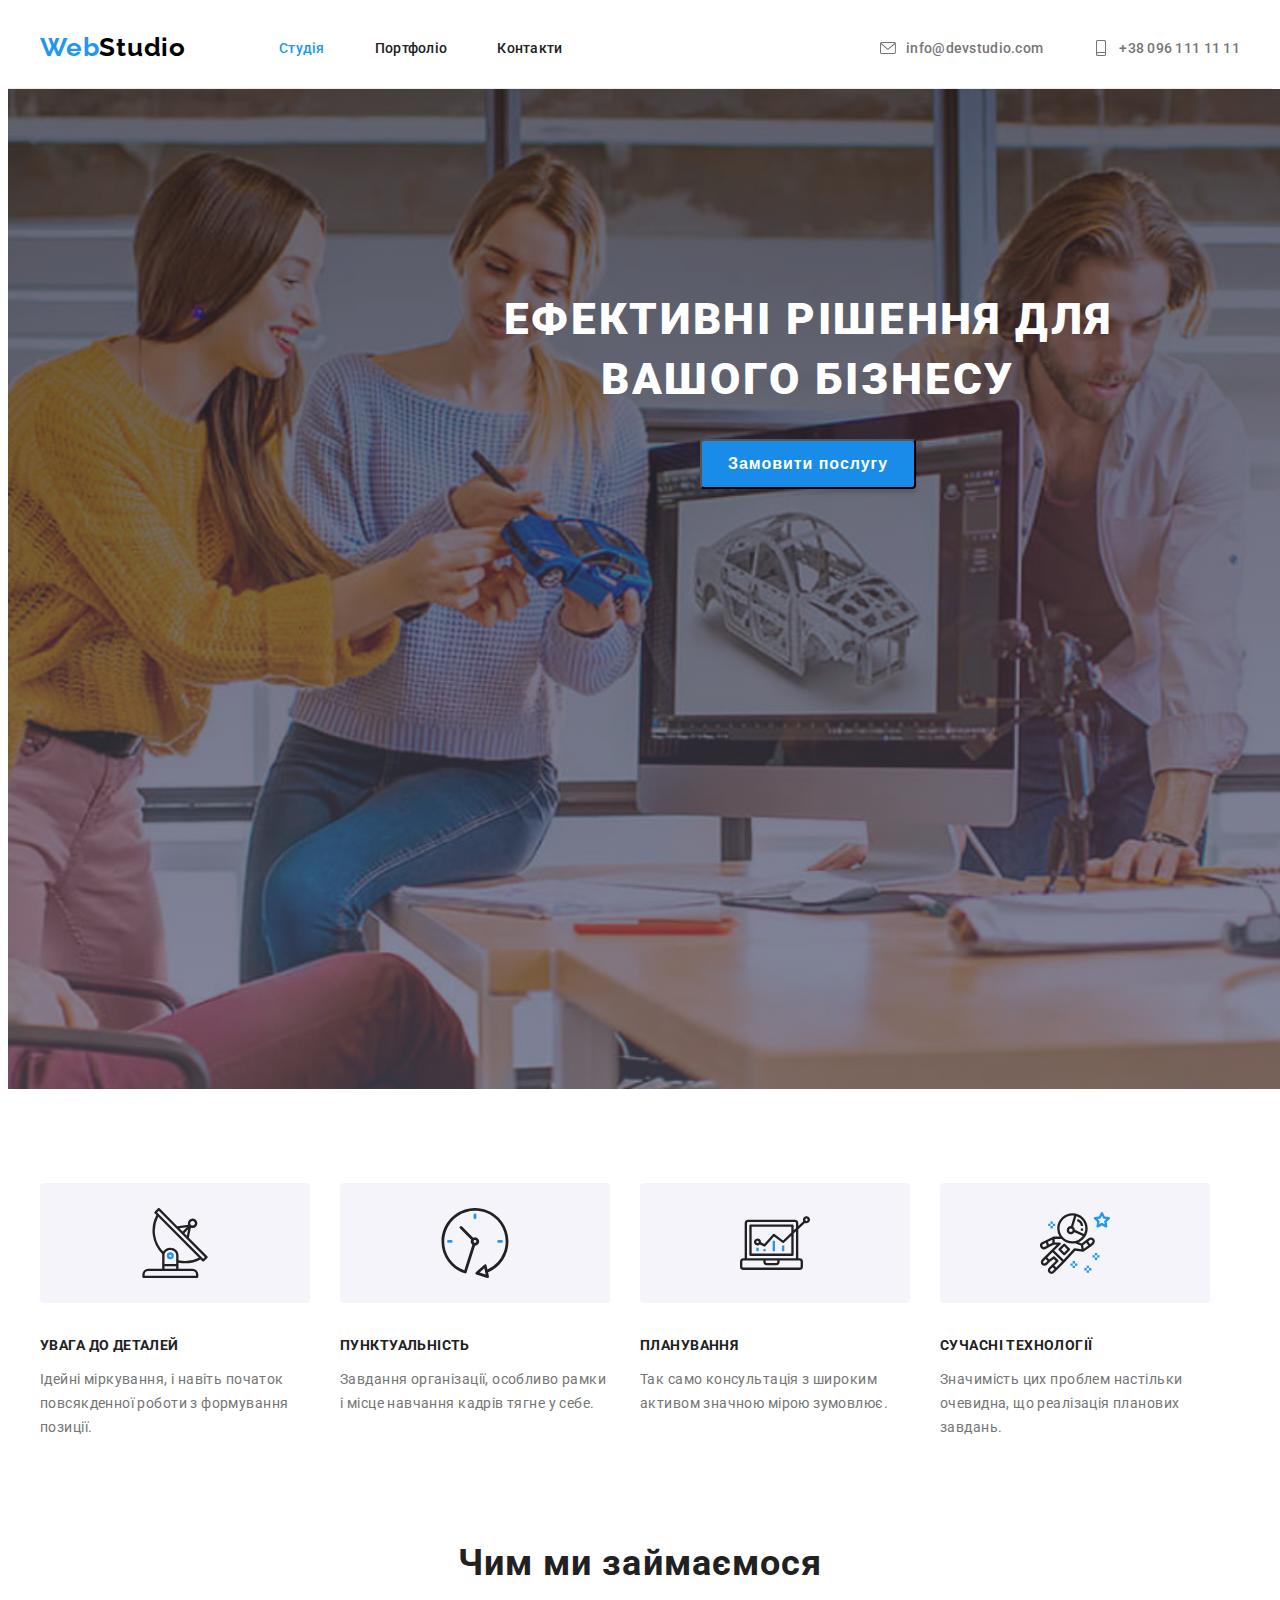
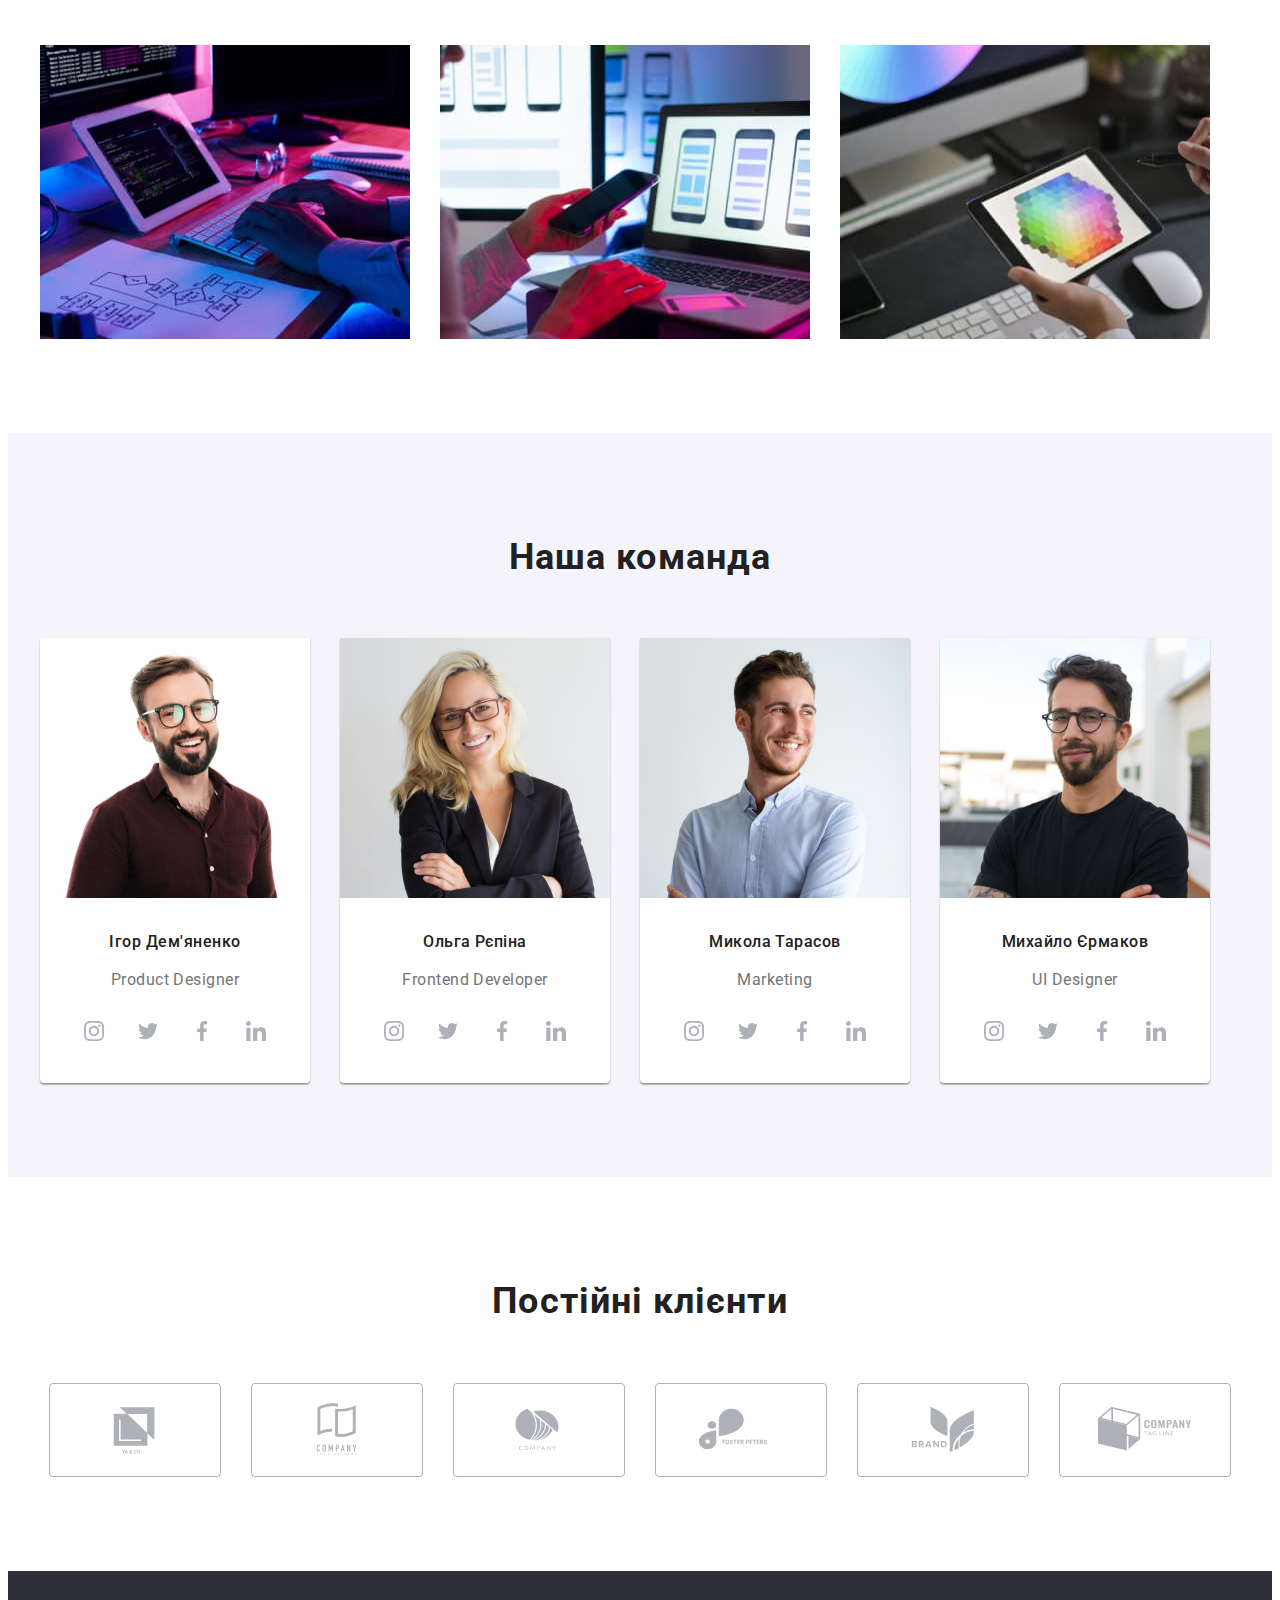
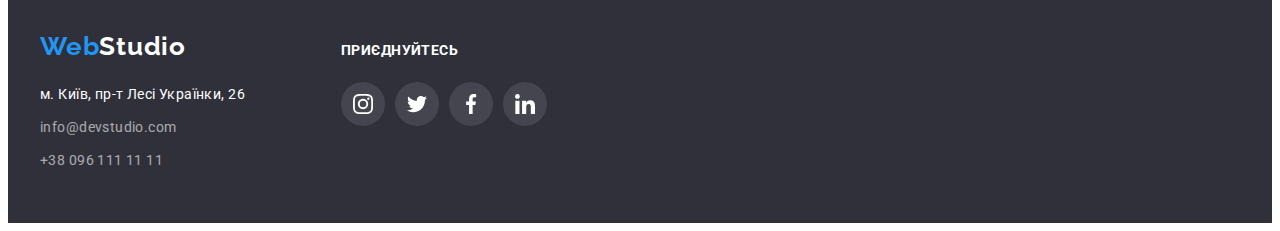
<file: index.html>
<!DOCTYPE html>
<html lang="uk">
  <head>
    <meta charset="UTF-8" />
    <meta http-equiv="X-UA-Compatible" content="IE=edge" />
    <meta name="viewport" content="width=device-width, initial-scale=1.0" />
    <title>Module 01</title>
    <!--Custon styles-->
    <link rel="preconnect" href="https://fonts.googleapis.com" />
    <link rel="preconnect" href="https://fonts.gstatic.com" crossorigin />
    <link
      href="https://fonts.googleapis.com/css2?family=Raleway:wght@700&family=Roboto:wght@400;500;700;900&display=swap"
      rel="stylesheet"
    />
    <!--Normallize-->
    <link
      rel="stylesheet"
      href="https://cdnjs.cloudflare.com/ajax/libs/modern-normalize/2.0.0/modern-normalize.min.css"
      integrity="sha512-4xo8blKMVCiXpTaLzQSLSw3KFOVPWhm/TRtuPVc4WG6kUgjH6J03IBuG7JZPkcWMxJ5huwaBpOpnwYElP/m6wg=="
      crossorigin="anonymous"
      referrerpolicy="no-referrer"
    />
    <link rel="stylesheet" href="./css/styles.css" />
  </head>
  <body>
    <!--Верхня лінія-->
    <header class="header">
      <div class="container header-container">
        <a
          class="logo-header"
          href="./index.html"
          aria-label="Логотип сайту Web Studio"
          >
          Web<span class="logo-black">Studio</span>
        </a>
          <!--navigation-->
        <nav class="navigation">
          <ul class="navigation-list list">
            <li class="item-navigation">
              <a class="link-navigation-activ current" href="#">Студія</a>
            </li>
            <li class="item-navigation">
              <a class="link-navigation" href="./portfolio.html">Портфоліо</a>
            </li>
            <li class="item-navigation">
              <a class="link-navigation" href="#">Контакти</a>
            </li>
          </ul>
        </nav>
        <!--header-gruop-->
        <ul class="list header-gruop">
          <li class="item-contacts">
            <a class="link-contacts-mail" href="mailto:info@devstudio.com"
              ><svg class="contact-icon" weight="16" height="12">
              <use href="./images/sprite.svg#envelope"></use>
            </svg>info@devstudio.com</a
            >
          </li>
          <li class="item-contacts phone">
            <a class="link-header-phone" href="tel:380961111111">
              <svg class="contact-icon" weight="10" height="16">
              <use href="./images/sprite.svg#smartphone"></use>
            </svg>+38 096 111 11 11</a
            >
          </li>
        </ul>
      </div>
    </header>
    <main>
      <!--Шапка сайту-->
      <section class="button section">
        <div class="container container-button">
          <h1 class="title-button">Ефективні рішення для вашого бізнесу</h1>
          <button class="btn" type="button">Замовити послугу</button>
        </div>
      </section>
      <!--Особливості-->
      <section class="feature section">
        <div class="container">
          <ul class="list list-feature">
            <li class="item item-feature">
              <div class="feature-group">
                <svg class="feature-icon" width="70" height="70">
                  <use href="./images/sprite.svg#antenna1"></use>
                </svg>
              </div>
              <h3 class="feature-title">УВАГА ДО ДЕТАЛЕЙ</h3>
              <p class="description-feature">
                Ідейні міркування, і навіть початок повсякденної роботи з
                формування позиції.
              </p>
            </li>
            <li class="item item-feature">
              <div class="feature-group">
                <svg class="feature-icon" width="70" height="70">
                  <use href="./images/sprite.svg#clock1"></use>
                </svg>
              </div>
              <h3 class="feature-title">ПУНКТУАЛЬНІСТЬ</h3>
              <p class="description-feature">
                Завдання організації, особливо рамки і місце навчання кадрів
                тягне у себе.
              </p>
            </li>
            <li class="item item-feature">
              <div class="feature-group">
                <svg class="feature-icon" width="70" height="70">
                  <use href="./images/sprite.svg#diagram1"></use>
                </svg>
              </div>
              <h3 class="feature-title">ПЛАНУВАННЯ</h3>
              <p class="description-feature">
                Так само консультація з широким активом значною мірою зумовлює.
              </p>
            </li>
            <li class="item item-feature">
              <div class="feature-group">
                <svg class="feature-icon" width="70" height="70">
                  <use href="./images/sprite.svg#astronaut1"></use>
                </svg>
              </div>
              <h3 class="feature-title">СУЧАСНІ ТЕХНОЛОГІЇ</h3>
              <p class="description-feature">
                Значимість цих проблем настільки очевидна, що реалізація
                планових завдань.
              </p>
            </li>
          </ul>
        </div>
      </section>
      <!--Чим ми займаємося-->
      <section class="section-about section">
        <div class="container">
        <h2 class="section-title">Чим ми займаємося</h2>
        <ul class="list about-list">
          <li class="item item-about">
            <img
              class="about-img"
              src="./images/about/box1.1.jpg"
              alt="написання html ccs коду"
              width="370"
              height="294"
            />
          </li>
          <li class="item item-about">
            <img
              class="about-img"
              src="./images/about/box2.1.jpg"
              alt="створення мобільних додатків"
              width="370"
              height="294"
            />
          </li>
          <li class="item item-about">
            <img
              class="about-img"
              src="./images/about/box3.1.jpg"
              alt="графічний дизайн"
              width="370"
              height="294"
            />
          </li>
        </ul>
      </div>
      </section>
      <!--Наша команда-->
      <section class="team section">
        <div class="container">
        <h2 class="section-title team-title">Наша команда</h2>
        <ul class="list list-team">
          <li class="item item-team">
            <img
              class="team-img"
              src="./images/team/team-card-1.1.jpg"
              alt="Ігор Дем'яненко Product Designer"
              width="270"
              height="260"
            />
            <div class="box-team">
              <h3 class="title-team">Ігор Дем'яненко</h3>
              <p class="description-team">Product Designer</p>
              <ul class="socials list">
                <li class="socials-item">
                  <a class="socials-link link" href="" target="_blank" rel="noopener noreferrer"
                   aria-label="іконка instagram">
                   <svg class="socials-icon" width="20" heigth="20">
                    <use href="./images/sprite.svg#instagram2"></use>
                   </svg>
                  </a>
                </li>
                <li class="socials-item">
                  <a class="socials-link link" href="" target="_blank" rel="noopener noreferrer" 
                  aria-label="іконка twitter">
                  <svg class="socials-icon" width="20" heigth="20">
                    <use href="./images/sprite.svg#twitter1"></use>
                   </svg>
                </a>
                </li>
                <li class="socials-item">
                  <a class="socials-link link" href="" target="_blank" rel="noopener noreferrer" 
                  aria-label="іконка facebook">
                  <svg class="socials-icon" width="20" heigth="20">
                    <use href="./images/sprite.svg#facebook1"></use>
                   </svg>
                </a>
                </li>
                <li class="socials-item">
                  <a class="socials-link link" href="" target="_blank" rel="noopener noreferrer" 
                  aria-label="іконка linkedin">
                  <svg class="socials-icon" width="20" heigth="20">
                    <use href="./images/sprite.svg#linkedin1"></use>
                   </svg>
                </a>
                </li>
              </ul>
            </div>
          </li>
          <li class="item item-team">
            <img
              class="team-img"
              src="./images/team/team-card-2.1.jpg"
              alt="Ольга Рєпіна Frontend Developer"
              width="270"
              height="260"
            />
            <div class="box-team">
              <h3 class="title-team">Ольга Рєпіна</h3>
              <p class="description-team">Frontend Developer</p>
              <ul class="socials list">
                <li class="socials-item">
                  <a class="socials-link link" href="" target="_blank" rel="noopener noreferrer"
                   aria-label="іконка instagram">
                   <svg class="socials-icon" width="20" heigth="20">
                    <use href="./images/sprite.svg#instagram2"></use>
                   </svg>
                  </a>
                </li>
                <li class="socials-item">
                  <a class="socials-link link" href="" target="_blank" rel="noopener noreferrer" 
                  aria-label="іконка twitter">
                  <svg class="socials-icon" width="20" heigth="20">
                    <use href="./images/sprite.svg#twitter1"></use>
                   </svg>
                </a>
                </li>
                <li class="socials-item">
                  <a class="socials-link link" href="" target="_blank" rel="noopener noreferrer" 
                  aria-label="іконка facebook">
                  <svg class="socials-icon" width="20" heigth="20">
                    <use href="./images/sprite.svg#facebook1"></use>
                   </svg>
                </a>
                </li>
                <li class="socials-item">
                  <a class="socials-link link" href="" target="_blank" rel="noopener noreferrer" 
                  aria-label="іконка linkedin">
                  <svg class="socials-icon" width="20" heigth="20">
                    <use href="./images/sprite.svg#linkedin1"></use>
                   </svg>
                </a>
                </li>
              </ul>
            </div>
          </li>
          <li class="item item-team">
            <img
              class="team-img"
              src="./images/team/team-card-3.1.jpg"
              alt="Микола Тарасов Marketing"
              width="270"
              height="260"
            />
            <div class="box-team">
              <h3 class="title-team">Микола Тарасов</h3>
              <p class="description-team">Marketing</p>
              <ul class="socials list">
                <li class="socials-item">
                  <a class="socials-link link" href="" target="_blank" rel="noopener noreferrer"
                   aria-label="іконка instagram">
                   <svg class="socials-icon" width="20" heigth="20">
                    <use href="./images/sprite.svg#instagram2"></use>
                   </svg>
                  </a>
                </li>
                <li class="socials-item">
                  <a class="socials-link link" href="" target="_blank" rel="noopener noreferrer" 
                  aria-label="іконка twitter">
                  <svg class="socials-icon" width="20" heigth="20">
                    <use href="./images/sprite.svg#twitter1"></use>
                   </svg>
                </a>
                </li>
                <li class="socials-item">
                  <a class="socials-link link" href="" target="_blank" rel="noopener noreferrer" 
                  aria-label="іконка facebook">
                  <svg class="socials-icon" width="20" heigth="20">
                    <use href="./images/sprite.svg#facebook1"></use>
                   </svg>
                </a>
                </li>
                <li class="socials-item">
                  <a class="socials-link link" href="" target="_blank" rel="noopener noreferrer" 
                  aria-label="іконка linkedin">
                  <svg class="socials-icon" width="20" heigth="20">
                    <use href="./images/sprite.svg#linkedin1"></use>
                   </svg>
                </a>
                </li>
              </ul>
            </div>
          </li>
          <li class="item item-team">
            <img
              class="team-img"
              src="./images/team/team-card-4.1.jpg"
              alt="Михайло Єрмаков UI Designer"
              width="270"
              height="260"
            />
            <div class="box-team">
              <h3 class="title-team">Михайло Єрмаков</h3>
              <p class="description-team">UI Designer</p>
              <ul class="socials list">
                <li class="socials-item">
                  <a class="socials-link link" href="" target="_blank" rel="noopener noreferrer"
                   aria-label="іконка instagram">
                   <svg class="socials-icon" width="20" heigth="20">
                    <use href="./images/sprite.svg#instagram2"></use>
                   </svg>
                  </a>
                </li>
                <li class="socials-item">
                  <a class="socials-link link" href="" target="_blank" rel="noopener noreferrer" 
                  aria-label="іконка twitter">
                  <svg class="socials-icon" width="20" heigth="20">
                    <use href="./images/sprite.svg#twitter1"></use>
                   </svg>
                </a>
                </li>
                <li class="socials-item">
                  <a class="socials-link link" href="" target="_blank" rel="noopener noreferrer" 
                  aria-label="іконка facebook">
                  <svg class="socials-icon" width="20" heigth="20">
                    <use href="./images/sprite.svg#facebook1"></use>
                   </svg>
                </a>
                </li>
                <li class="socials-item">
                  <a class="socials-link link" href="" target="_blank" rel="noopener noreferrer" 
                  aria-label="іконка linkedin">
                  <svg class="socials-icon" width="20" heigth="20">
                    <use href="./images/sprite.svg#linkedin1"></use>
                   </svg>
                </a>
                </li>
              </ul>
            </div>
          </li>
        </ul>
      </section>
      <!--Постійні клієнти-->
      <section class="clients section">
        <div class="container clients-box">
          <h2 class="section-title">Постійні клієнти</h2>
          <ul class="clients-list list">
            <li class="clients-item">
              <a class="clients-link" href="">
                <svg class="clients-icons" width="106" height="60">
                  <use href="./images/sprite.svg#logo"></use>
                </svg>
              </a>
            </li>
            <li class="clients-item">
              <a class="clients-link" href="">
                <svg class="clients-icons" width="106" height="60">
                  <use href="./images/sprite.svg#logo-1"></use>
                </svg>
              </a>
            </li>
            <li class="clients-item">
              <a class="clients-link" href="">
                <svg class="clients-icons" width="106" height="60">
                  <use href="./images/sprite.svg#logo-2"></use>
                </svg>
              </a>
            </li>
            <li class="clients-item">
              <a class="clients-link" href="">
                <svg class="clients-icons" width="106" height="60">
                  <use href="./images/sprite.svg#logo-3"></use>
                </svg>
              </a>
            </li>
            <li class="clients-item">
              <a class="clients-link" href="">
                <svg class="clients-icons" width="106" height="60">
                  <use href="./images/sprite.svg#logo-4"></use>
                </svg>
              </a>
            </li>
            <li class="clients-item">
              <a class="clients-link" href="">
                <svg class="clients-icons" width="106" height="60">
                  <use href="./images/sprite.svg#logo-5"></use>
                </svg>
              </a>
            </li>
          </ul>
        </div>

      </section>
    </div>
    </main>
    <!--Підвал-->
    <footer class="footer section">
      <div class="container">
      <div class="footer-container">
      <a class="logo" href="./index.html" aria-label="Логотип сайту Web Studio">
        Web<span class="logo-white">Studio</span>
      </a>
      <!--contacts-->
      <address class="contact">
        <p class="contacts-footer">м. Київ, пр-т Лесі Українки, 26</p>
        <ul class="list">
          <li class="item-contacts-footer">
            <a class="link-contacts-footer" href="mailto:info@devstudio.com"
              >info@devstudio.com
            </a>
          </li>
          <li class="item-contacts-footer">
            <a class="link-contacts-footer" href="tel:380961111111"
              >+38 096 111 11 11</a
            >
          </li>
        </ul>
      </address>
      </div>
      <div class="footer-container">
        <h3 class="footer-title">приєднуйтесь</h3>
        <ul class="socials list">
          <li class="socials-item">
            <a class="socials-link link" href="" target="_blank" rel="noopener noreferrer"
             aria-label="іконка instagram">
              <svg class="socials-icon footer-icon" width="20" heigth="20">
                <use href="./images/sprite.svg#instagram2"></use>
              </svg>
            </a>
          </li>
          <li class="socials-item">
            <a class="socials-link link" href="" target="_blank" rel="noopener noreferrer" 
              aria-label="іконка twitter">
                <svg class="socials-icon footer-icon" width="20" heigth="20">
                  <use href="./images/sprite.svg#twitter1"></use>
                </svg>
            </a>
          </li>
          <li class="socials-item">
            <a class="socials-link link" href="" target="_blank" rel="noopener noreferrer" 
              aria-label="іконка facebook">
                <svg class="socials-icon footer-icon" width="20" heigth="20">
                  <use href="./images/sprite.svg#facebook1"></use>
                </svg>
            </a>
          </li>
          <li class="socials-item">
            <a class="socials-link link" href="" target="_blank" rel="noopener noreferrer" 
              aria-label="іконка linkedin">
                <svg class="socials-icon footer-icon" width="20" heigth="20">
                  <use href="./images/sprite.svg#linkedin1"></use>
                </svg>
            </a>
          </li>
        </ul>
      </div>
    </div>
    </footer>
  </body>
</html>
</file>
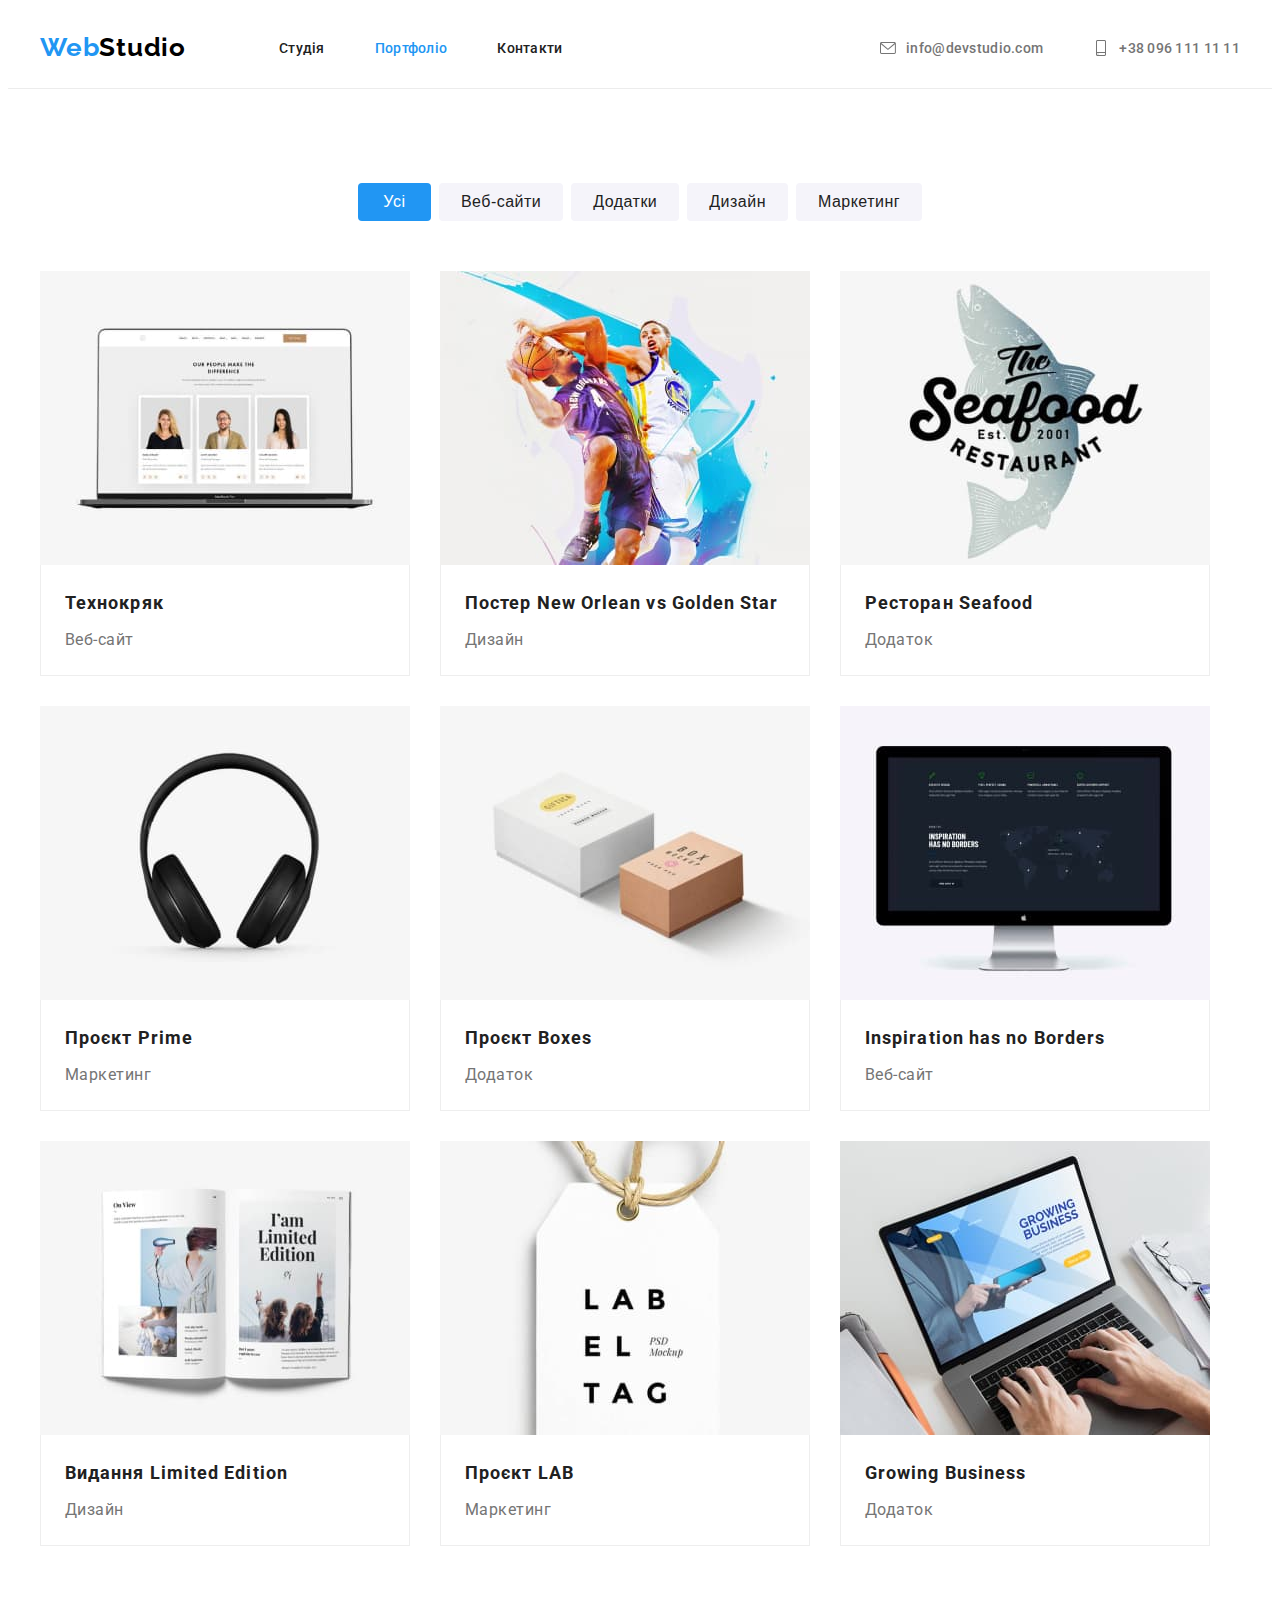
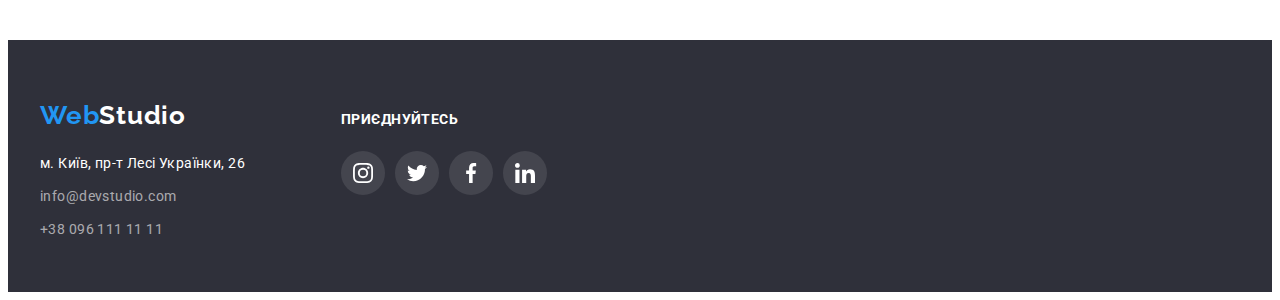
<file: portfolio.html>
<!DOCTYPE html>
<html lang="uk">
  <head>
    <meta charset="UTF-8" />
    <meta http-equiv="X-UA-Compatible" content="IE=edge" />
    <meta name="viewport" content="width=device-width, initial-scale=1.0" />
    <title>Module 01</title>
    <!--Custon styles-->
    <link rel="preconnect" href="https://fonts.googleapis.com" />
    <link rel="preconnect" href="https://fonts.gstatic.com" crossorigin />
    <link
      href="https://fonts.googleapis.com/css2?family=Raleway:wght@700&family=Roboto:wght@400;500;700;900&display=swap"
      rel="stylesheet"
    />
    <!--Normallize-->
    <link
      rel="stylesheet"
      href="https://cdnjs.cloudflare.com/ajax/libs/modern-normalize/2.0.0/modern-normalize.min.css"
      integrity="sha512-4xo8blKMVCiXpTaLzQSLSw3KFOVPWhm/TRtuPVc4WG6kUgjH6J03IBuG7JZPkcWMxJ5huwaBpOpnwYElP/m6wg=="
      crossorigin="anonymous"
      referrerpolicy="no-referrer"
    />
    <link rel="stylesheet" href="./css/styles.css" />
  </head>
  <body>
    <!--Верхня лінія-->
    <header class="header">
      <div class="container header-container">
        <a
          class="logo-header"
          href="./index.html"
          aria-label="Логотип сайту Web Studio"
        >
          Web<span class="logo-black">Studio</span>
        </a>
        <!--navigation-->
        <nav class="navigation">
          <ul class="navigation-list list">
            <li class="item-navigation">
              <a class="link-navigation-activ" href="./index.html">Студія</a>
            </li>
            <li class="item-navigation">
              <a class="link-navigation current" href="#">Портфоліо</a>
            </li>
            <li class="item-navigation">
              <a class="link-navigation" href="#">Контакти</a>
            </li>
          </ul>
        </nav>
        <!--header-gruop-->
        <ul class="list header-gruop">
          <li class="item-contacts">
            <a class="link-contacts-mail" href="mailto:info@devstudio.com">
              <svg class="contact-icon" weight="16" height="12">
                <use href="./images/sprite.svg#envelope"></use></svg >info@devstudio.com</a
             
            >
          </li>
          <li class="item-contacts phone">
            <a class="link-header-phone" href="tel:380961111111">
              <svg class="contact-icon" weight="10" height="16">
                <use href="./images/sprite.svg#smartphone"></use></svg>+38 096 111 11 11</a
              
            >
          </li>
        </ul>
      </div>
    </header>
    <main>
      <!--Пoртфоліо-->
      <section class="portfolio section">
        <div class="container">
          <!--filters-->
          <ul class="list list-filters">
            <li class="item-filters">
              <button class="btn-filters1" type="button">Усі</button>
            </li>
            <li class="item-filters">
              <button class="btn-filters" type="button">Веб-сайти</button>
            </li>
            <li class="item-filters">
              <button class="btn-filters" type="button">Додатки</button>
            </li>
            <li class="item-filters">
              <button class="btn-filters" type="button">Дизайн</button>
            </li>
            <li class="item-filters">
              <button class="btn-filters" type="button">Маркетинг</button>
            </li>
          </ul>
          <!--project-->
          <ul class="list list-project">
            <li class="gruop-item">
              <a class="link-project" href="#">
                <img
                  class="project-img"
                  src="./images/portfolio/1.1.jpg"
                  alt="Веб-сайт"
                  width="370"
                  height="294"
                />
                <div class="project-portfolio">
                  <h2 class="project-title">Технокряк</h2>
                  <p class="description-project">Веб-сайт</p>
                </div>
              </a>
            </li>
            <li class="gruop-item">
              <a class="link-project" href="#">
                <img
                  class="project-img"
                  src="./images/portfolio/2.1.jpg"
                  alt="Постер New Orlean vs Golden Star"
                  width="370"
                  height="294"
                />
                <div class="project-portfolio">
                  <h2 class="project-title">
                    Постер New Orlean vs Golden Star
                  </h2>
                  <p class="description-project">Дизайн</p>
                </div>
              </a>
            </li>
            <li class="gruop-item">
              <a class="link-project" href="#">
                <img
                  class="project-img"
                  src="./images/portfolio/3.1.jpg"
                  alt="Ресторан Seafood"
                  width="370"
                  height="294"
                />
                <div class="project-portfolio">
                  <h2 class="project-title">Ресторан Seafood</h2>
                  <p class="description-project">Додаток</p>
                </div>
              </a>
            </li>
            <li class="gruop-item">
              <a class="link-project" href="#">
                <img
                  class="project-img"
                  src="./images/portfolio/4.1.jpg"
                  alt="Проєкт Prime"
                  width="370"
                  height="294"
                />
                <div class="project-portfolio">
                  <h2 class="project-title">Проєкт Prime</h2>
                  <p class="description-project">Маркетинг</p>
                </div>
              </a>
            </li>
            <li class="gruop-item">
              <a class="link-project" href="#">
                <img
                  class="project-img"
                  src="./images/portfolio/5.1.jpg"
                  alt="Проєкт Boxes"
                  width="370"
                  height="294"
                />
                <div class="project-portfolio">
                  <h2 class="project-title">Проєкт Boxes</h2>
                  <p class="description-project">Додаток</p>
                </div>
              </a>
            </li>
            <li class="gruop-item">
              <a class="link-project" href="#">
                <img
                  class="project-img"
                  src="./images/portfolio/6.1.jpg"
                  alt="Веб-сайт"
                  width="370"
                  height="294"
                />
                <div class="project-portfolio">
                  <h2 class="project-title">Inspiration has no Borders</h2>
                  <p class="description-project">Веб-сайт</p>
                </div>
              </a>
            </li>
            <li class="gruop-item">
              <a class="link-project" href="#">
                <img
                  class="project-img"
                  src="./images/portfolio/7.1.jpg"
                  alt="Видання Limited Edition"
                  width="370"
                  height="294"
                />
                <div class="project-portfolio">
                  <h2 class="project-title">Видання Limited Edition</h2>
                  <p class="description-project">Дизайн</p>
                </div>
              </a>
            </li>
            <li class="gruop-item">
              <a class="link-project" href="#">
                <img
                  class="project-img"
                  src="./images/portfolio/8.1.jpg"
                  alt="Проєкт LAB"
                  width="370"
                  height="294"
                />
                <div class="project-portfolio">
                  <h2 class="project-title">Проєкт LAB</h2>
                  <p class="description-project">Маркетинг</p>
                </div>
              </a>
            </li>
            <li class="gruop-item">
              <a class="link-project" href="#">
                <img
                  class="project-img"
                  src="./images/portfolio/9.1.jpg"
                  alt="Growing Business"
                  width="370"
                  height="294"
                />
                <div class="project-portfolio">
                  <h2 class="project-title">Growing Business</h2>
                  <p class="description-project">Додаток</p>
                </div>
              </a>
            </li>
          </ul>
        </div>
      </section>
    </main>
    <!--Підвал-->
    <footer class="footer section">
      <div class="container">
        <div class="footer-container">
          <a
            class="logo"
            href="./index.html"
            aria-label="Логотип сайту Web Studio"
          >
            Web<span class="logo-white">Studio</span>
          </a>
          <!--contacts-->
          <address class="contact">
            <p class="contacts-footer">м. Київ, пр-т Лесі Українки, 26</p>
            <ul class="list">
              <li class="item-contacts-footer">
                <a class="link-contacts-footer" href="mailto:info@devstudio.com"
                  >info@devstudio.com
                </a>
              </li>
              <li class="item-contacts-footer">
                <a class="link-contacts-footer" href="tel:380961111111"
                  >+38 096 111 11 11</a
                >
              </li>
            </ul>
          </address>
        </div>
        <div class="footer-container">
          <h3 class="footer-title">приєднуйтесь</h3>
          <ul class="socials list">
            <li class="socials-item">
              <a
                class="socials-link link"
                href=""
                target="_blank"
                rel="noopener noreferrer"
                aria-label="іконка instagram"
              >
                <svg class="socials-icon footer-icon" width="20" heigth="20">
                  <use href="./images/sprite.svg#instagram2"></use>
                </svg>
              </a>
            </li>
            <li class="socials-item">
              <a
                class="socials-link link"
                href=""
                target="_blank"
                rel="noopener noreferrer"
                aria-label="іконка twitter"
              >
                <svg class="socials-icon footer-icon" width="20" heigth="20">
                  <use href="./images/sprite.svg#twitter1"></use>
                </svg>
              </a>
            </li>
            <li class="socials-item">
              <a
                class="socials-link link"
                href=""
                target="_blank"
                rel="noopener noreferrer"
                aria-label="іконка facebook"
              >
                <svg class="socials-icon footer-icon" width="20" heigth="20">
                  <use href="./images/sprite.svg#facebook1"></use>
                </svg>
              </a>
            </li>
            <li class="socials-item">
              <a
                class="socials-link link"
                href=""
                target="_blank"
                rel="noopener noreferrer"
                aria-label="іконка linkedin"
              >
                <svg class="socials-icon footer-icon" width="20" heigth="20">
                  <use href="./images/sprite.svg#linkedin1"></use>
                </svg>
              </a>
            </li>
          </ul>
        </div>
      </div>
    </footer>
  </body>
</html>
</file>
<file: css/styles.css>
:root {
  --font-family: "Roboto", sans-serif;
  --second-family: "Raleway", sans-serif;
  --blue--: #2196f3;
  --grey--: #2f303a;
  --bleak-grey-text--: #212121;
  --white--: #fff;
}

body {
  font-family: "Roboto", sans-serif;
  font-weight: 400;
  font-size: 14px;
  line-height: 1.71429;
  letter-spacing: 0.03em;
  color: #757575;
  background: #fff;
}

h1,
h2,
h3,
h4,
h5,
h6,
p {
  margin: 0;
}

ul,
ol {
  list-style: none;
  padding: 0;
  margin: 0;
}

a {
  text-decoration: none;
}

img {
  display: block;
}

.container {
  width: 1200px;
  padding-left: 15px;
  padding-right: 15px;

  margin-left: auto;
  margin-right: auto;
}

/*Верхня лінія*/

.header {
  border-bottom: 1px solid #ececec;
}

.header-container {
  display: flex;
  align-items: center;
  height: 80px;
}

.logo-header {
  align-items: center;
  margin-right: 93px;
}

.logo,
.logo-header {
  font-family: "Raleway", sans-serif;
  font-weight: 700;
  font-size: 26px;
  letter-spacing: 0.03em;
  line-height: 31px;
  color: var(--blue--);
  text-decoration: none;
  padding-top: 24px;
  padding-bottom: 25px;
  outline: none;
}

.logo-black {
  color: #000;
}

.logo-white {
  color: var(--white--);
}

.list {
  list-style: none;
  padding: 0;
  margin: 0;
}

.navigation-list {
  display: flex;
}

.item-navigation {
  display: block;
  margin-right: 50px;
}

.item-navigation:last-child {
  margin-right: 0;
}

.link-navigation,
.link-navigation-activ {
  font-weight: 500;
  font-size: 14px;
  letter-spacing: 0.02em;
  color: var(--bleak-grey-text--);
  text-decoration: none;
  padding-top: 32px;
  padding-bottom: 32px;
}

.link-navigation:hover,
.link-navigation:focus {
  color: var(--blue--);
}

.link-navigation-activ:active,
.link-navigation-activ:hover,
.link-navigation-activ:focus {
  color: var(--blue--);
}

.link-navigation.current {
  color: var(--blue--);
}

.link-navigation-activ.current {
  color: var(--blue--);
}

/*header-gruop*/

.header-gruop {
  display: flex;
  align-items: center;
  margin-left: auto;
}

.item-contacts {
  display: block;
  margin-right: 50px;
}

.item-contacts:last-child {
  margin-right: 0;
}

.link-contacts-mail,
.link-header-phone {
  display: flex;
  align-items: center;
  font-weight: 500;
  font-size: 14px;
  letter-spacing: 0.02em;
  color: #757575;
  text-decoration: none;
  padding-top: 32px;
  padding-bottom: 32px;
}

.link-contacts-mail:hover,
.link-contacts-mail:focus {
  color: var(--blue--);
}

.link-header-phone:hover,
.link-header-phone:focus {
  color: var(--blue--);
}

.contact-icon {
  width: 16px;
  fill: currentColor;
  margin-right: 10px;
}

/*Шапка сайту*/

.section {
  padding-top: 94px;
  padding-bottom: 94px;
}

.button {
  background: var(--grey--);
  padding-top: 200px;
  padding-bottom: 200px;
  margin-left: auto;
  margin-right: auto;

  width: 1600px;
  height: 600px;
  background-repeat: no-repeat;
  background-position: center;
  background-size: cover;
  background-image: linear-gradient(
      180deg,
      rgba(47, 48, 58, 0.4) 0%,
      rgba(130, 132, 160, 0.4) 100%
    ),
    url(../images/header/foto1.jpg);
}

.title-button {
  font-weight: 900;
  font-size: 44px;
  line-height: 1.36364;
  letter-spacing: 0.06em;
  text-transform: uppercase;
  text-align: center;
  color: var(--white--);

  width: 696px;
  height: 120px;
  margin-right: auto;
  margin-left: auto;
  margin-bottom: 30px;
}

.btn {
  display: block;
  padding: 10px, 32px;
  max-width: 230px;
  max-height: 60px;
  min-width: 216px;
  min-height: 50px;
  margin-right: auto;
  margin-left: auto;

  font-weight: 700;
  font-size: 16px;
  line-height: 1.875;
  letter-spacing: 0.06em;
  text-align: center;
  color: var(--white--);
  border-radius: 4px;
  box-shadow: 0 4px 4px 0 rgba(0, 0, 0, 0.15);
  background: #188ce8;
  cursor: pointer;
}

.btn:active {
  color: #d9d9d9;
}

/*Особливості*/
.list-feature {
  display: flex;
  width: 1170;
  height: 98;
}
.item-feature {
  width: 270px;
  justify-content: center;
  margin-right: 30px;
}
.item-feature:last-child {
  margin-right: 0;
}

.feature-group {
  display: flex;
  align-items: center;
  justify-content: center;
  border-radius: 4px;
  width: 270px;
  height: 120px;
  background: #f5f4fa;
  margin-bottom: 30px;
}

.feature-title {
  font-weight: 700;
  font-size: 14px;
  letter-spacing: 0.03em;
  text-transform: uppercase;
  color: var(--bleak-grey-text--);
  margin-bottom: 10px;
}

.description-feature {
  font-size: 14px;
  line-height: 1.71429;
  letter-spacing: 0.03em;
  color: #757575;
}

/*Чим ми займаємося*/

.section-about {
  padding-top: 0;
}

.section-title {
  font-weight: 700;
  font-size: 36px;
  letter-spacing: 0.03em;
  text-align: center;
  color: var(--bleak-grey-text--);
  margin-bottom: 50px;
}
.about-list {
  display: flex;
}

.item-about {
  justify-content: center;
  margin-right: 30px;
}

.item-about:last-child {
  margin-right: 0;
}

/*Наша команда*/

.team {
  background: #f5f4fa;
}

.team-title {
  margin-bottom: 50px;
}

.list-team {
  display: flex;
}

.item-team {
  background: #fff;
  margin-right: 30px;
  border-radius: 0 0 4px 4px;
  border-bottom: 4px var(--bleak-grey-text--);
  justify-content: center;
  box-shadow: 0 2px 1px 0 rgba(0, 0, 0, 0.2), 0 1px 1px 0 rgba(0, 0, 0, 0.14),
    0 1px 3px 0 rgba(0, 0, 0, 0.12);
}

.item-team:last-child {
  margin-right: 0;
}

.box-team {
  padding-top: 30px;
  padding-bottom: 30px;
}
.title-team {
  font-weight: 500;
  font-size: 16px;
  letter-spacing: 0.03em;
  text-align: center;
  color: var(--bleak-grey-text--);
  margin-bottom: 10px;
}

.description-team {
  margin-bottom: 16px;
  font-size: 16px;
  letter-spacing: 0.03em;
  text-align: center;
  color: #757575;
}

/*Socials icon*/

.socials {
  display: flex;
  justify-content: center;
  align-items: center;
}

.socials-item:not(:last-child) {
  margin-right: 10px;
}

.socials-link {
  display: flex;
  align-items: center;
  justify-content: center;
  width: 44px;
  height: 44px;
  background-color: #fff;
  border-radius: 50%;
}

.socials-link:hover {
  background-color: var(--blue--);
}

.socials-link:focus {
  background-color: var(--blue--);
}

.socials-icon {
  width: 20px;
  height: 20px;
  fill: #afb1b8;
}

.socials-link:hover .socials-icon,
.socials-link:hover .socials-icon {
  fill: #fff;
}

.socials-link:focus .socials-icon,
.socials-link:focus .socials-icon {
  fill: #fff;
}

/*Постійні клієнти*/

.clients-list {
  display: flex;
  align-items: center;
  justify-content: center;
}

.clients-item:not(:last-child) {
  margin-right: 30px;
}

.clients-link {
  display: flex;
  align-items: center;
  justify-content: center;
  width: 170px;
  height: 92px;
  border: 1px solid #afb1b8;
  border-radius: 4px;
}

.clients-link:hover,
.clients-link:focus {
  border-color: var(--blue--);
}

.clients-icons {
  fill: #afb1b8;
}

:focus {
  outline: none;
}

.clients-link:hover .clients-icons,
.clients-link:focus .clients-icons {
  fill: var(--blue--);
}

/*Підвал*/

.footer {
  display: flex;
  background: var(--grey--);
  padding-top: 60px;
  padding-bottom: 60px;
}

.contact {
  margin-top: 20px;
  height: 81px;
  width: 231px;
}

.contacts-footer {
  color: var(--white--);
  font-style: normal;
  margin-bottom: 9px;
}

.item-contacts-footer {
  margin-bottom: 9px;
}

.item-contacts-footer:last-child {
  margin-bottom: 0px;
}

.link-contacts-footer {
  font-size: 14px;
  font-style: normal;
  line-height: 1.71429;
  letter-spacing: 0.03em;
  color: rgba(255, 255, 255, 0.6);
  text-decoration: none;
}

.footer-title {
  font-family: "Roboto", sans-serif;
  font-weight: 700;
  font-size: 14px;
  letter-spacing: 0.03em;
  text-transform: uppercase;
  color: #fff;
  margin-bottom: 20px;
}

.footer .container {
  display: flex;
  align-items: baseline;
}

.footer-container {
  display: block;
  margin-right: 70px;
}

.footer-container:last-child {
  margin-right: 0;
}

.socials-link {
  background-color: rgba(255, 255, 255, 0.1);
}

.footer-icon {
  fill: #fff;
}

/*Пoртфоліо*/

/*filters*/

.list-filters {
  display: flex;
  justify-content: center;
  margin-bottom: 50px;
}
.portfolio .section {
  width: 1170px;
  height: 1360px;
}

.item-filters {
  margin-right: 8px;
}

.item-filters:last-child {
  margin-right: 0;
}

.btn-filters1 {
  font-weight: 500;
  font-size: 16px;
  line-height: 1.625;
  letter-spacing: 0.03em;
  text-align: center;
  color: var(--white--);
  border-radius: 4px;
  width: 73px;
  height: 38px;
  background: var(--blue--);
  cursor: pointer;
  border: none;
  padding: 6px 22px;
}

.btn-filters1:active,
.btn-filters1:hover,
.btn-filters1:focus {
  background: var(--blue--);
  box-shadow: 0 2px 2px 0 rgba(0, 0, 0, 0.12), 0 1px 2px 0 rgba(0, 0, 0, 0.08),
    0 3px 1px 0 rgba(0, 0, 0, 0.1);
}

.btn-filters {
  font-weight: 500;
  font-size: 16px;
  line-height: 1.625;
  letter-spacing: 0.03em;
  text-align: center;
  color: var(--bleak-grey-text--);
  border-radius: 4px;
  height: 38px;
  background: #f5f4fa;
  cursor: pointer;
  border: none;
  padding: 6px 22px;
}

.btn-filters:hover,
.btn-filters:focus {
  background: var(--blue--);
  color: var(--white--);
  box-shadow: 0 2px 2px 0 rgba(0, 0, 0, 0.12), 0 1px 2px 0 rgba(0, 0, 0, 0.08),
    0 3px 1px 0 rgba(0, 0, 0, 0.1);
}

/*project*/

.list-project {
  display: flex;
  flex-wrap: wrap;
  gap: 30px;
  padding: 0;
  list-style: none;
}

.gruop-item {
  flex-basis: auto;
  width: 370px;
  background: #fff;
}

.gruop-item {
  background: #fff;
}

.link-project:hover,
.link-project:focus {
  box-shadow: 1px 4px 6px 0 rgba(0, 0, 0, 0.16), 0 4px 4px 0 rgba(0, 0, 0, 0.06),
    0 1px 1px 0 rgba(0, 0, 0, 0.12);
}

.link-project {
  text-decoration: none;
  display: block;
}

.project-portfolio {
  padding: 20px 24px 20px 24px;
  border-right: 1px solid #eee;
  border-bottom: 1px solid #eee;
  border-left: 1px solid #eee;
}

.project-title {
  font-weight: 700;
  font-size: 18px;
  line-height: 2;
  letter-spacing: 0.06em;
  color: var(--bleak-grey-text--);
  text-decoration: none;
  margin-bottom: 4px;
}

.description-project {
  font-size: 16px;
  line-height: 1.875;
  letter-spacing: 0.03em;
  color: #757575;
}
</file>
